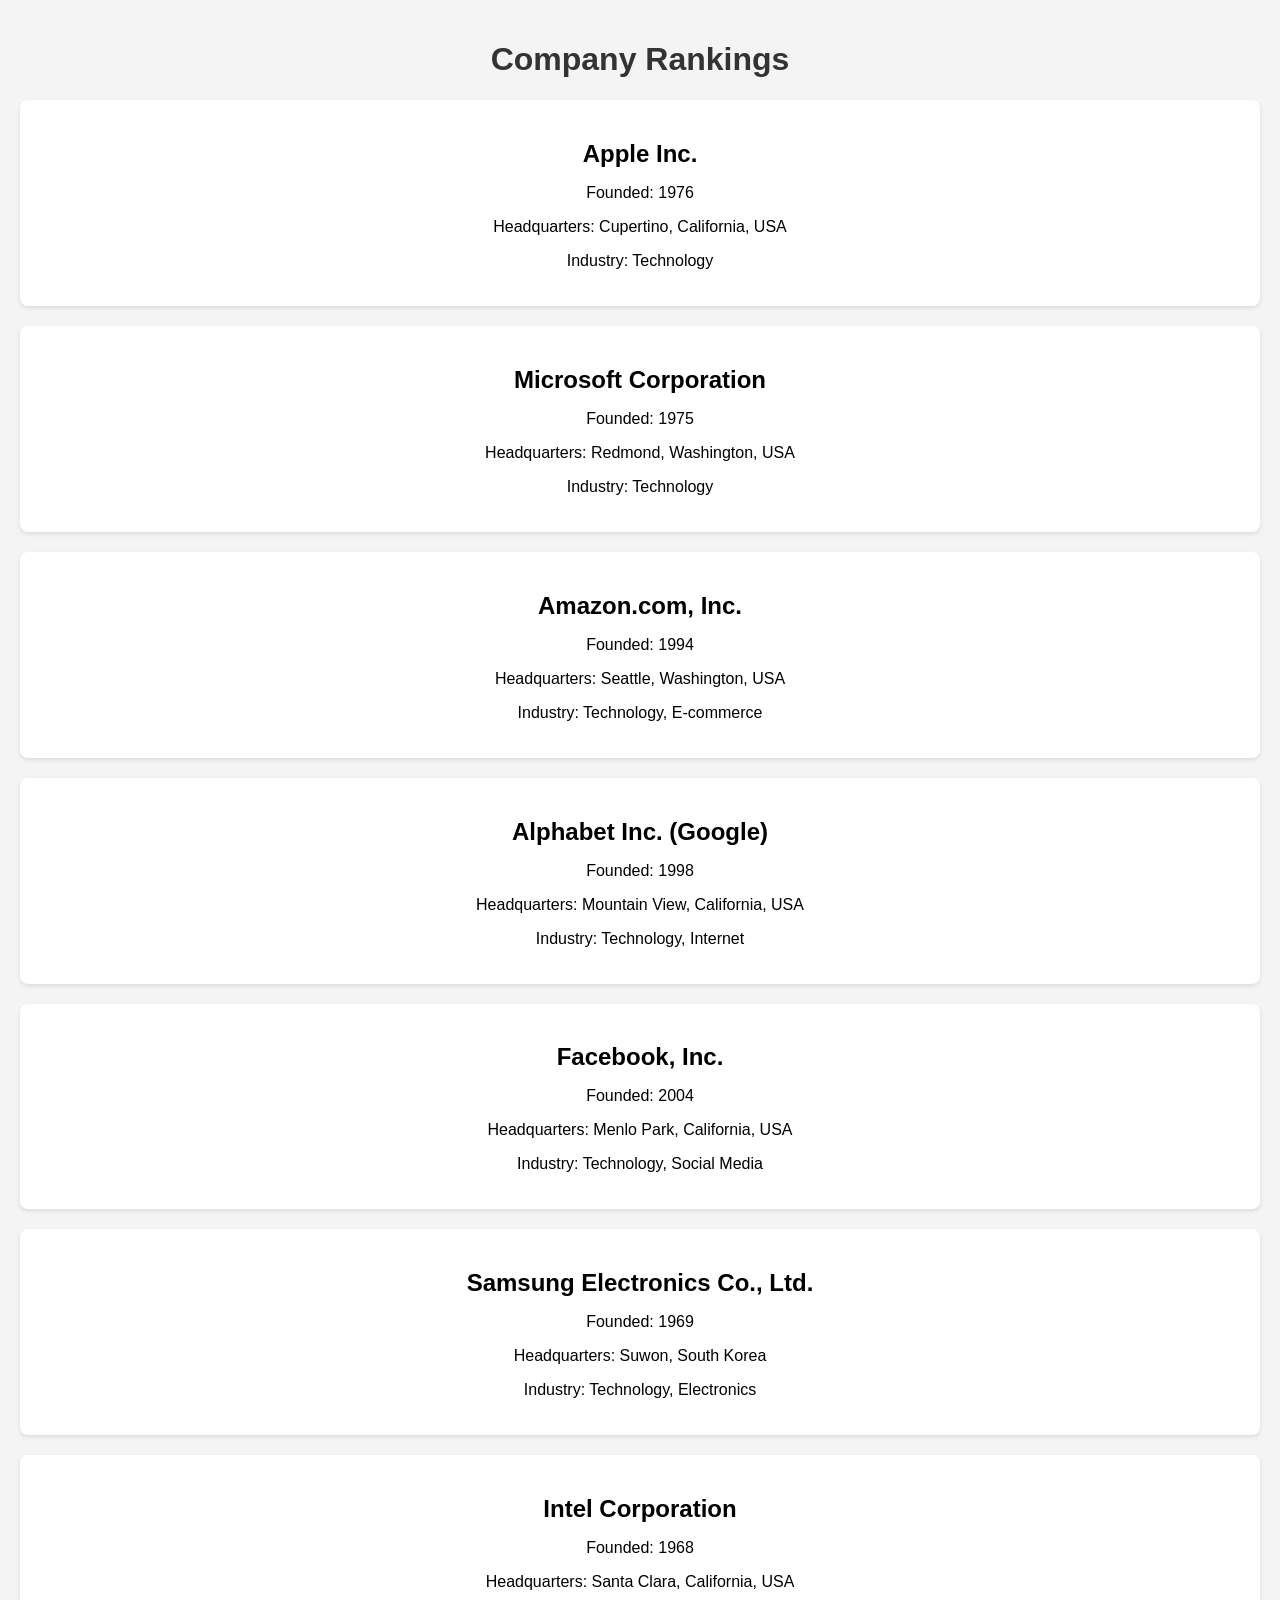
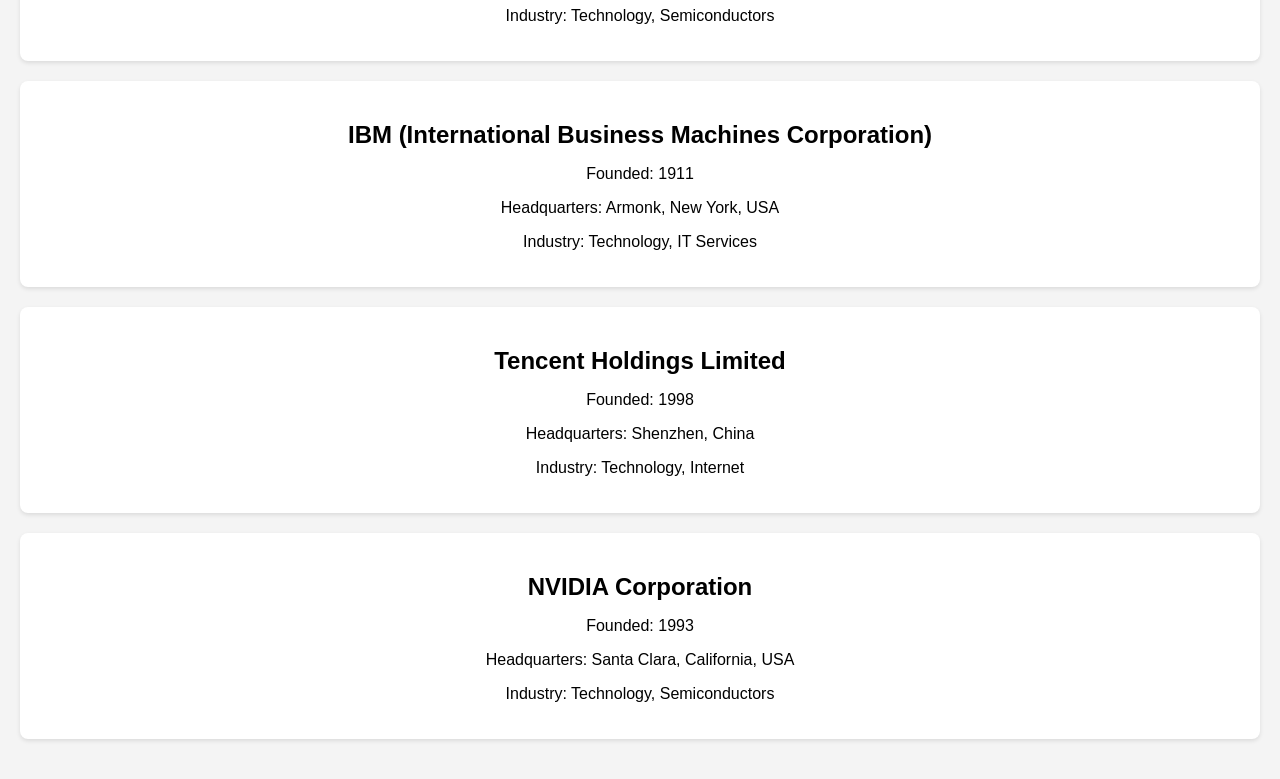
<file: public/company-rankings.html>
<!DOCTYPE html>
<html lang="en">
<head>
<meta charset="UTF-8">
<meta name="viewport" content="width=device-width, initial-scale=1.0">
<title>cmp-rank</title>
<style>
    body {
        font-family: Arial, sans-serif;
        background-color: #f4f4f4;
        margin: 0;
        padding: 20px;
    }
    h1 {
        text-align: center;
        color: #333;
    }
    .company {
        background-color: #fff;
        border-radius: 8px;
        box-shadow: 0 2px 4px rgba(0, 0, 0, 0.1);
        padding: 20px;
        margin-bottom: 20px;
    }
    .company h2 {
        font-size: 24px;
        margin-bottom: 10px;
        text-align: center;
    }
    .company p {
        text-align: center;
    }
</style>
</head>
<body>
    <h1>Company Rankings</h1>
    <div class="company">
        <h2>Apple Inc.</h2>
        <p>Founded: 1976</p>
        <p>Headquarters: Cupertino, California, USA</p>
        <p>Industry: Technology</p>
    </div>
    <div class="company">
        <h2>Microsoft Corporation</h2>
        <p>Founded: 1975</p>
        <p>Headquarters: Redmond, Washington, USA</p>
        <p>Industry: Technology</p>
    </div>
    <div class="company">
        <h2>Amazon.com, Inc.</h2>
        <p>Founded: 1994</p>
        <p>Headquarters: Seattle, Washington, USA</p>
        <p>Industry: Technology, E-commerce</p>
    </div>
    <div class="company">
        <h2>Alphabet Inc. (Google)</h2>
        <p>Founded: 1998</p>
        <p>Headquarters: Mountain View, California, USA</p>
        <p>Industry: Technology, Internet</p>
    </div>
    <div class="company">
        <h2>Facebook, Inc.</h2>
        <p>Founded: 2004</p>
        <p>Headquarters: Menlo Park, California, USA</p>
        <p>Industry: Technology, Social Media</p>
    </div>
    <div class="company">
        <h2>Samsung Electronics Co., Ltd.</h2>
        <p>Founded: 1969</p>
        <p>Headquarters: Suwon, South Korea</p>
        <p>Industry: Technology, Electronics</p>
    </div>
    <div class="company">
        <h2>Intel Corporation</h2>
        <p>Founded: 1968</p>
        <p>Headquarters: Santa Clara, California, USA</p>
        <p>Industry: Technology, Semiconductors</p>
    </div>
    <div class="company">
        <h2>IBM (International Business Machines Corporation)</h2>
        <p>Founded: 1911</p>
        <p>Headquarters: Armonk, New York, USA</p>
        <p>Industry: Technology, IT Services</p>
    </div>
    <div class="company">
        <h2>Tencent Holdings Limited</h2>
        <p>Founded: 1998</p>
        <p>Headquarters: Shenzhen, China</p>
        <p>Industry: Technology, Internet</p>
    </div>
    <div class="company">
        <h2>NVIDIA Corporation</h2>
        <p>Founded: 1993</p>
        <p>Headquarters: Santa Clara, California, USA</p>
        <p>Industry: Technology, Semiconductors</p>
    </div>
</body>
</html>
</file>
